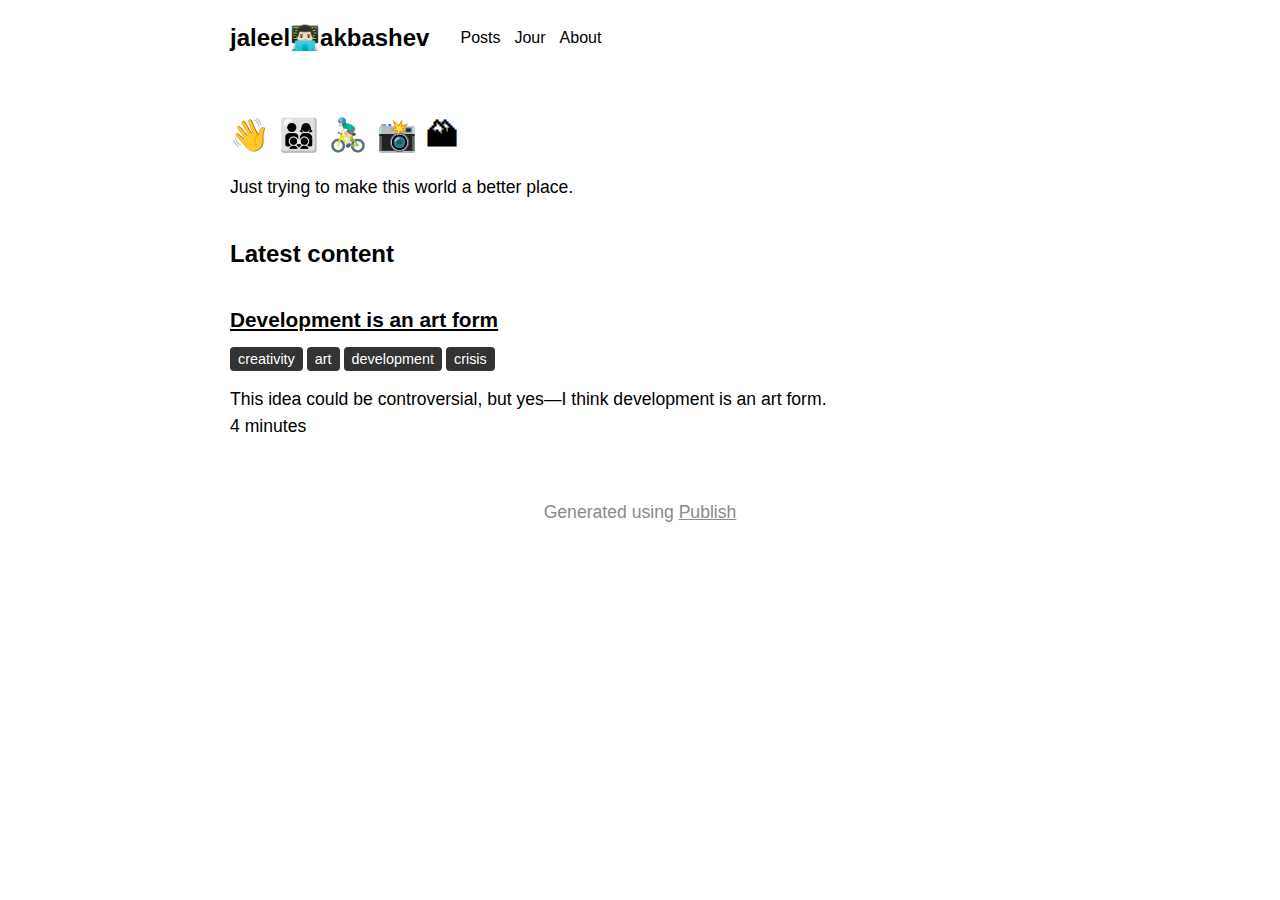
<file: index.html>
<!DOCTYPE html><html lang="en"><head><meta charset="UTF-8"/><meta name="og:site_name" content="jaleel👨🏻‍💻akbashev"/><link rel="canonical" href="https://akbashev.github.io"/><meta name="twitter:url" content="https://akbashev.github.io"/><meta name="og:url" content="https://akbashev.github.io"/><title>👋 👨‍👩‍👦‍👦 🚴🏻‍♂️ 📸 🏔 | jaleel👨🏻‍💻akbashev</title><meta name="twitter:title" content="👋 👨‍👩‍👦‍👦 🚴🏻‍♂️ 📸 🏔 | jaleel👨🏻‍💻akbashev"/><meta name="og:title" content="👋 👨‍👩‍👦‍👦 🚴🏻‍♂️ 📸 🏔 | jaleel👨🏻‍💻akbashev"/><meta name="description" content="Just trying to make this world a better place."/><meta name="twitter:description" content="Just trying to make this world a better place."/><meta name="og:description" content="Just trying to make this world a better place."/><meta name="twitter:card" content="summary"/><link rel="stylesheet" href="/styles.css" type="text/css"/><meta name="viewport" content="width=device-width, initial-scale=1.0"/><link rel="shortcut icon" href="/images/favicon.png" type="image/png"/><link rel="alternate" href="/feed.rss" type="application/rss+xml" title="Subscribe to jaleel👨🏻‍💻akbashev"/><meta name="theme-color" content="#ffffff" media="(prefers-color-scheme: light)"/><meta name="theme-color" content="#000000" media="(prefers-color-scheme: dark)"/></head><body><header><div class="wrapper"><a class="site-name" href="/">jaleel👨🏻‍💻akbashev</a><nav><ul><li><a href="/posts">Posts</a></li><li><a href="/jour">Jour</a></li><li><a href="/about">About</a></li></ul></nav></div></header><div class="wrapper"><h1>👋 👨‍👩‍👦‍👦 🚴🏻‍♂️ 📸 🏔</h1><p class="description">Just trying to make this world a better place.</p><h2>Latest content</h2><ul class="item-list"><li><article><h1><a href="/posts/development-is-an-art-form">Development is an art form</a></h1><ul class="tag-list"><li><a href="/tags/creativity">creativity</a></li><li><a href="/tags/art">art</a></li><li><a href="/tags/development">development</a></li><li><a href="/tags/crisis">crisis</a></li></ul><p>This idea could be controversial, but yes—I think development is an art form.</p><p>4 minutes</p></article></li></ul></div><footer><p>Generated using <a href="https://github.com/johnsundell/publish">Publish</a></p></footer></body></html>
</file>
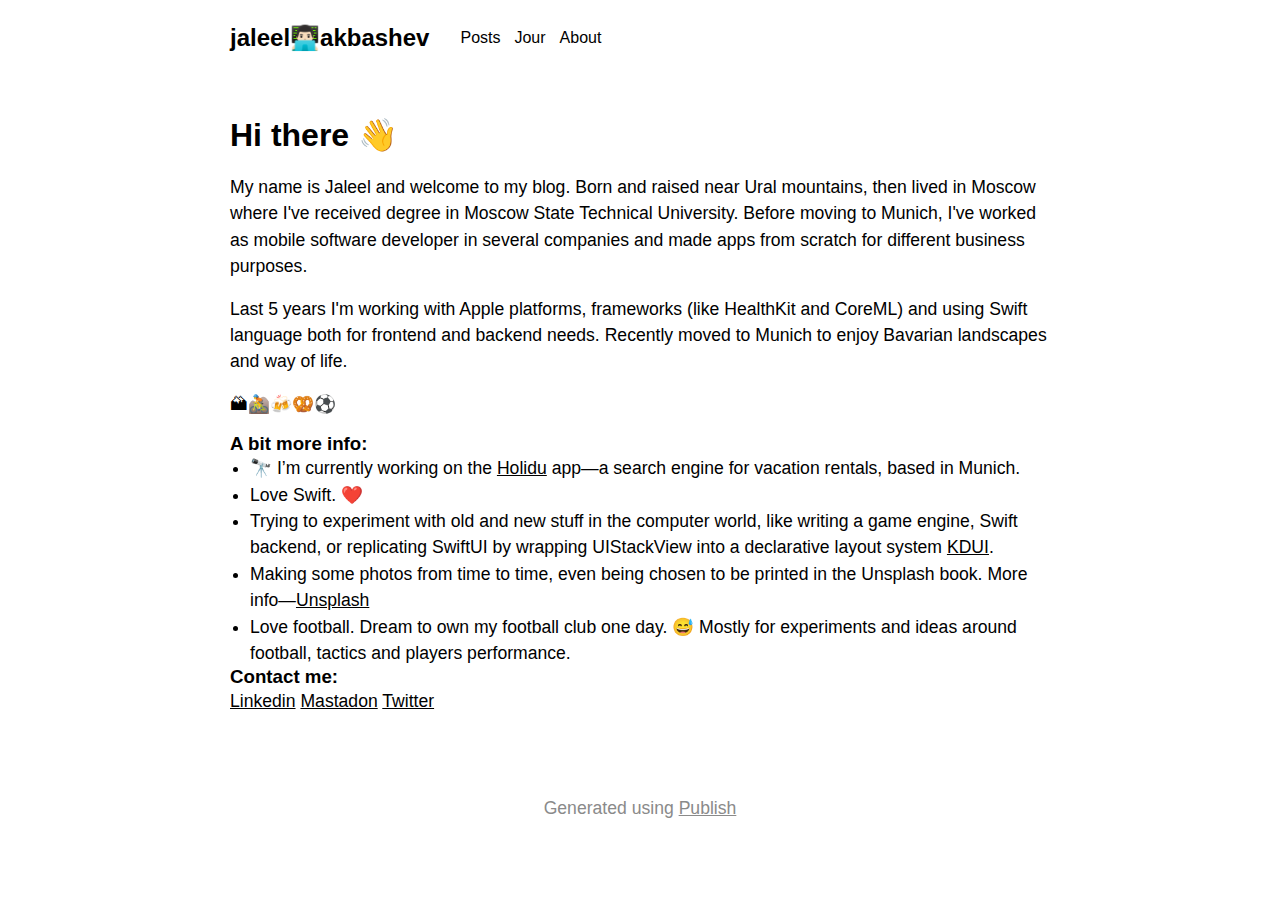
<file: about/index.html>
<!DOCTYPE html><html lang="en"><head><meta charset="UTF-8"/><meta name="og:site_name" content="jaleel👨🏻‍💻akbashev"/><link rel="canonical" href="https://akbashev.github.io/about"/><meta name="twitter:url" content="https://akbashev.github.io/about"/><meta name="og:url" content="https://akbashev.github.io/about"/><title>Hi there 👋 | jaleel👨🏻‍💻akbashev</title><meta name="twitter:title" content="Hi there 👋 | jaleel👨🏻‍💻akbashev"/><meta name="og:title" content="Hi there 👋 | jaleel👨🏻‍💻akbashev"/><meta name="description" content="Just trying to make this world a better place."/><meta name="twitter:description" content="Just trying to make this world a better place."/><meta name="og:description" content="Just trying to make this world a better place."/><meta name="twitter:card" content="summary"/><link rel="stylesheet" href="/styles.css" type="text/css"/><meta name="viewport" content="width=device-width, initial-scale=1.0"/><link rel="shortcut icon" href="/images/favicon.png" type="image/png"/><link rel="alternate" href="/feed.rss" type="application/rss+xml" title="Subscribe to jaleel👨🏻‍💻akbashev"/><meta name="theme-color" content="#ffffff" media="(prefers-color-scheme: light)"/><meta name="theme-color" content="#000000" media="(prefers-color-scheme: dark)"/></head><body><header><div class="wrapper"><a class="site-name" href="/">jaleel👨🏻‍💻akbashev</a><nav><ul><li><a href="/posts">Posts</a></li><li><a href="/jour">Jour</a></li><li><a href="/about">About</a></li></ul></nav></div></header><div class="wrapper"><div class="content"><h1>Hi there 👋</h1><p>My name is Jaleel and welcome to my blog. Born and raised near Ural mountains, then lived in Moscow where I've received degree in Moscow State Technical University. Before moving to Munich, I've worked as mobile software developer in several companies and made apps from scratch for different business purposes.</p><p>Last 5 years I'm working with Apple platforms, frameworks (like HealthKit and CoreML) and using Swift language both for frontend and backend needs. Recently moved to Munich to enjoy Bavarian landscapes and way of life.</p><p>🏔🚵🍻🥨⚽️</p><h3>A bit more info:</h3><ul><li>🔭 I’m currently working on the <a href="https://www.holidu.de">Holidu</a> app—a search engine for vacation rentals, based in Munich.</li><li>Love Swift. ❤️</li><li>Trying to experiment with old and new stuff in the computer world, like writing a game engine, Swift backend, or replicating SwiftUI by wrapping UIStackView into a declarative layout system <a href="https://github.com/akbashev/KindaDeclarativeUI">KDUI</a>.</li><li>Making some photos from time to time, even being chosen to be printed in the Unsplash book. More info—<a href="https://unsplash.com/@jaleel_akbash">Unsplash</a></li><li>Love football. Dream to own my football club one day. 😅 Mostly for experiments and ideas around football, tactics and players performance.</li></ul><h3>Contact me:</h3><p><a href="https://www.linkedin.com/in/jaleelakbashev/">Linkedin</a> <a href="https://mastodon.social/@akbashev">Mastadon</a> <a href="https://twitter.com/jaleel_akbashev">Twitter</a></p></div></div><footer><p>Generated using <a href="https://github.com/johnsundell/publish">Publish</a></p></footer></body></html>
</file>
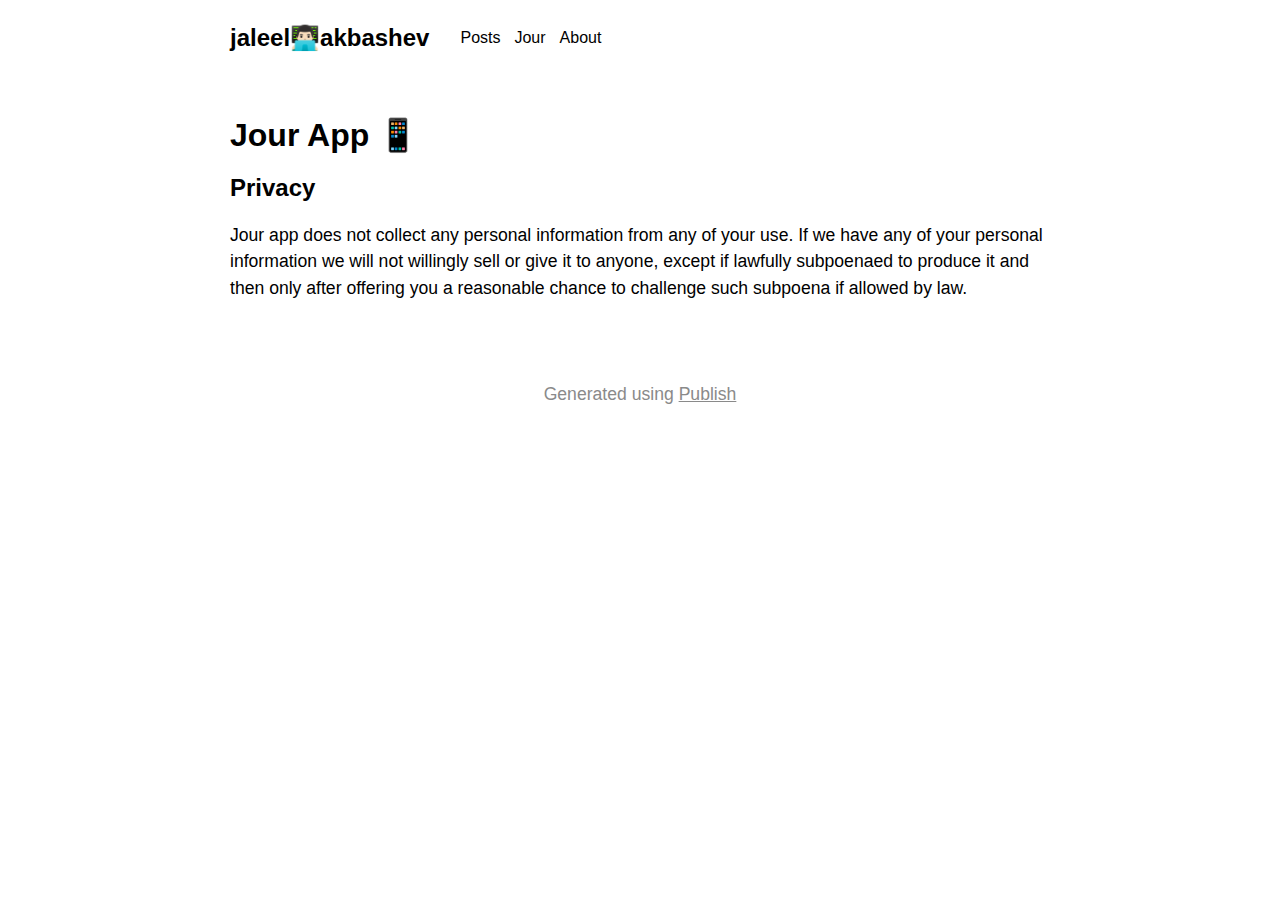
<file: jour/index.html>
<!DOCTYPE html><html lang="en"><head><meta charset="UTF-8"/><meta name="og:site_name" content="jaleel👨🏻‍💻akbashev"/><link rel="canonical" href="https://akbashev.github.io/jour"/><meta name="twitter:url" content="https://akbashev.github.io/jour"/><meta name="og:url" content="https://akbashev.github.io/jour"/><title>Jour App 📱 | jaleel👨🏻‍💻akbashev</title><meta name="twitter:title" content="Jour App 📱 | jaleel👨🏻‍💻akbashev"/><meta name="og:title" content="Jour App 📱 | jaleel👨🏻‍💻akbashev"/><meta name="description" content="Just trying to make this world a better place."/><meta name="twitter:description" content="Just trying to make this world a better place."/><meta name="og:description" content="Just trying to make this world a better place."/><meta name="twitter:card" content="summary"/><link rel="stylesheet" href="/styles.css" type="text/css"/><meta name="viewport" content="width=device-width, initial-scale=1.0"/><link rel="shortcut icon" href="/images/favicon.png" type="image/png"/><link rel="alternate" href="/feed.rss" type="application/rss+xml" title="Subscribe to jaleel👨🏻‍💻akbashev"/><meta name="theme-color" content="#ffffff" media="(prefers-color-scheme: light)"/><meta name="theme-color" content="#000000" media="(prefers-color-scheme: dark)"/></head><body><header><div class="wrapper"><a class="site-name" href="/">jaleel👨🏻‍💻akbashev</a><nav><ul><li><a href="/posts">Posts</a></li><li><a href="/jour">Jour</a></li><li><a href="/about">About</a></li></ul></nav></div></header><div class="wrapper"><div class="content"><h1>Jour App 📱</h1><h2>Privacy</h2><p>Jour app does not collect any personal information from any of your use. If we have any of your personal information we will not willingly sell or give it to anyone, except if lawfully subpoenaed to produce it and then only after offering you a reasonable chance to challenge such subpoena if allowed by law.</p></div></div><footer><p>Generated using <a href="https://github.com/johnsundell/publish">Publish</a></p></footer></body></html>
</file>
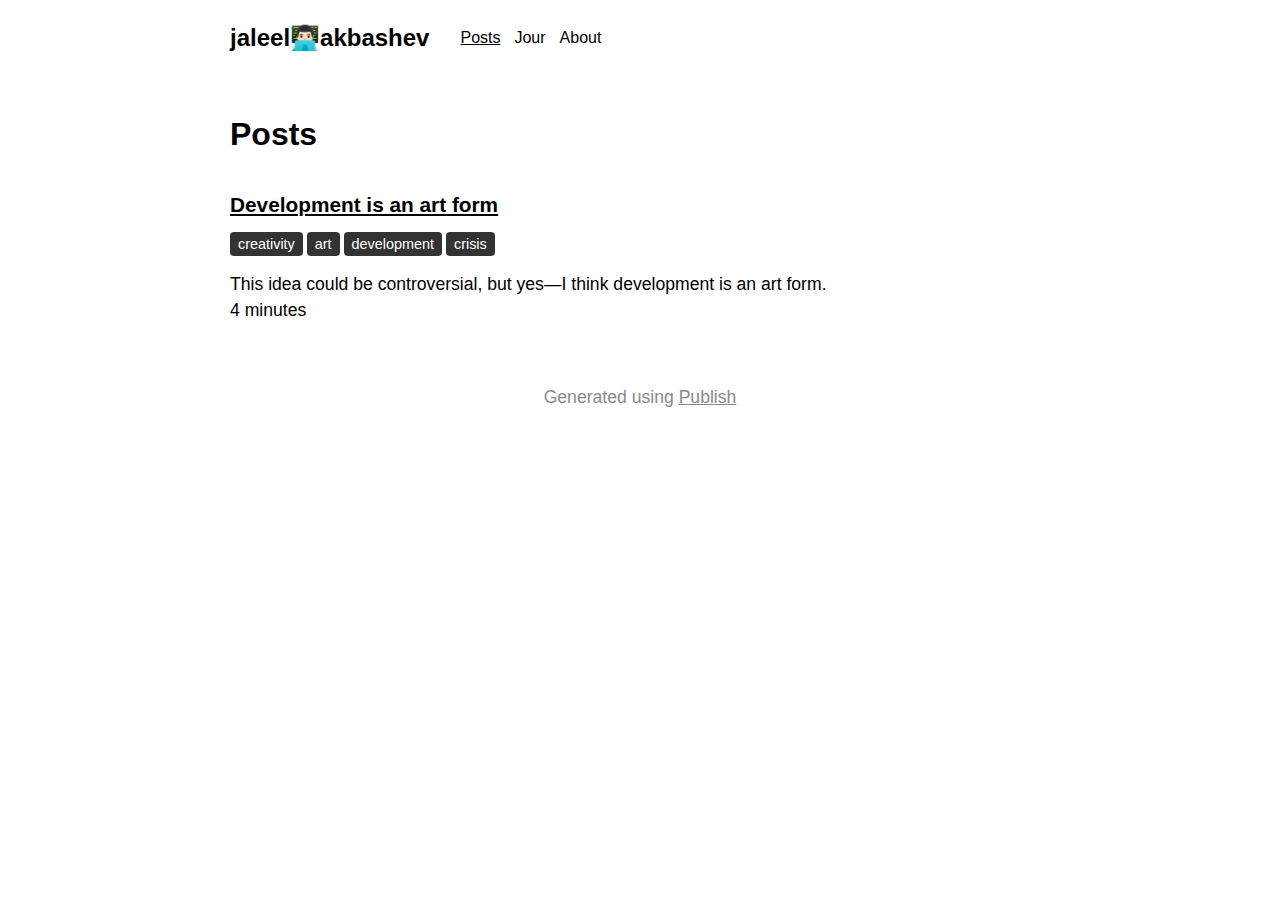
<file: posts/index.html>
<!DOCTYPE html><html lang="en"><head><meta charset="UTF-8"/><meta name="og:site_name" content="jaleel👨🏻‍💻akbashev"/><link rel="canonical" href="https://akbashev.github.io/posts"/><meta name="twitter:url" content="https://akbashev.github.io/posts"/><meta name="og:url" content="https://akbashev.github.io/posts"/><title>Posts | jaleel👨🏻‍💻akbashev</title><meta name="twitter:title" content="Posts | jaleel👨🏻‍💻akbashev"/><meta name="og:title" content="Posts | jaleel👨🏻‍💻akbashev"/><meta name="description" content="Just trying to make this world a better place."/><meta name="twitter:description" content="Just trying to make this world a better place."/><meta name="og:description" content="Just trying to make this world a better place."/><meta name="twitter:card" content="summary"/><link rel="stylesheet" href="/styles.css" type="text/css"/><meta name="viewport" content="width=device-width, initial-scale=1.0"/><link rel="shortcut icon" href="/images/favicon.png" type="image/png"/><link rel="alternate" href="/feed.rss" type="application/rss+xml" title="Subscribe to jaleel👨🏻‍💻akbashev"/><meta name="theme-color" content="#ffffff" media="(prefers-color-scheme: light)"/><meta name="theme-color" content="#000000" media="(prefers-color-scheme: dark)"/></head><body><header><div class="wrapper"><a class="site-name" href="/">jaleel👨🏻‍💻akbashev</a><nav><ul><li><a class="selected" href="/posts">Posts</a></li><li><a href="/jour">Jour</a></li><li><a href="/about">About</a></li></ul></nav></div></header><div class="wrapper"><h1>Posts</h1><ul class="item-list"><li><article><h1><a href="/posts/development-is-an-art-form">Development is an art form</a></h1><ul class="tag-list"><li><a href="/tags/creativity">creativity</a></li><li><a href="/tags/art">art</a></li><li><a href="/tags/development">development</a></li><li><a href="/tags/crisis">crisis</a></li></ul><p>This idea could be controversial, but yes—I think development is an art form.</p><p>4 minutes</p></article></li></ul></div><footer><p>Generated using <a href="https://github.com/johnsundell/publish">Publish</a></p></footer></body></html>
</file>
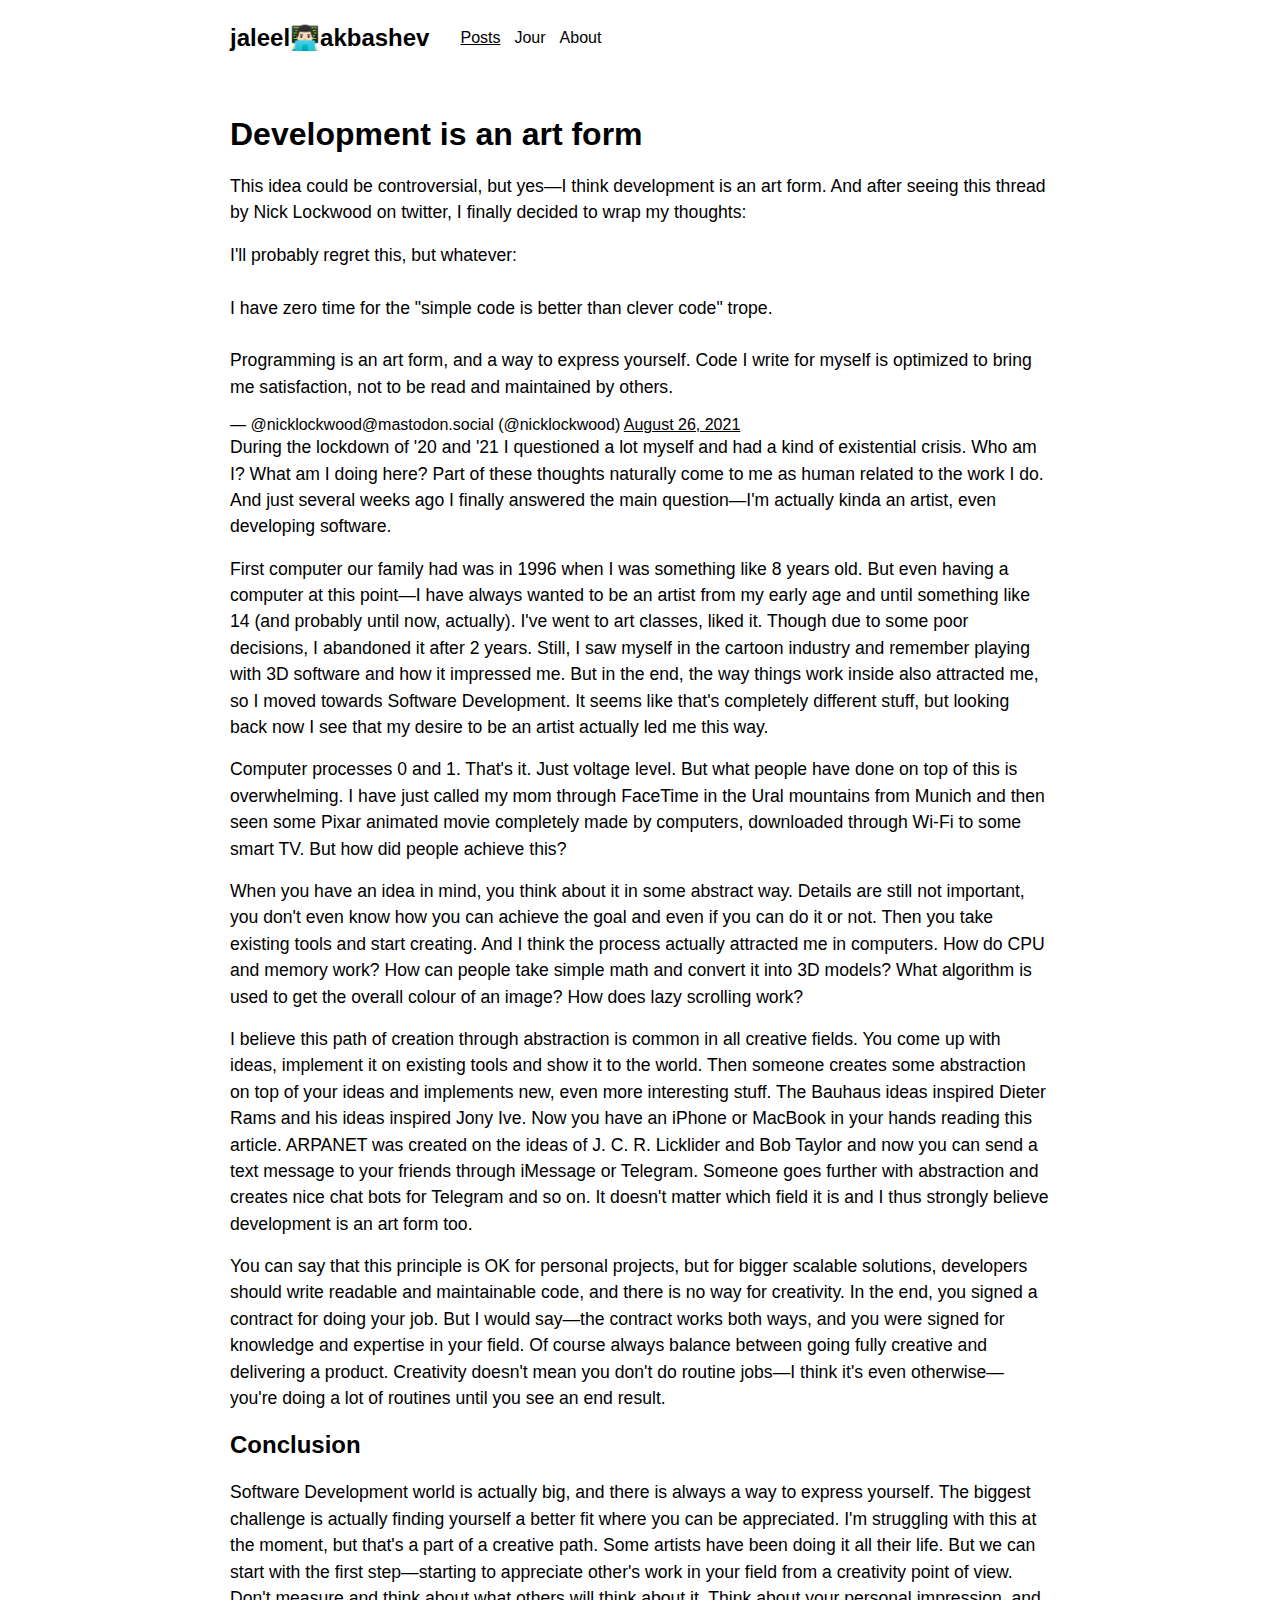
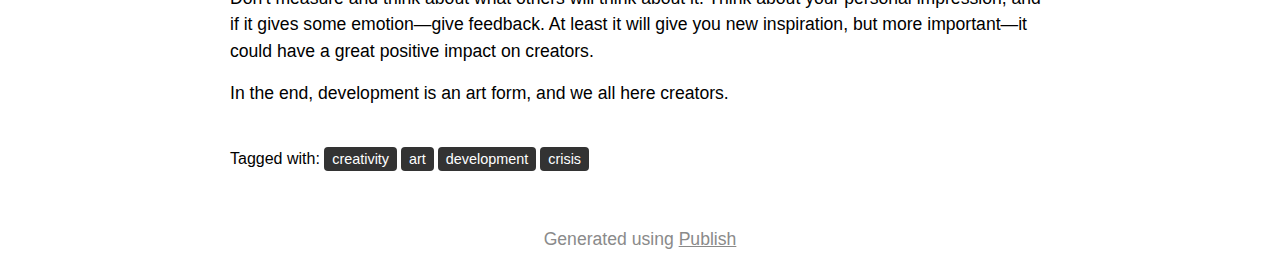
<file: posts/development-is-an-art-form/index.html>
<!DOCTYPE html><html lang="en"><head><meta charset="UTF-8"/><meta name="og:site_name" content="jaleel👨🏻‍💻akbashev"/><link rel="canonical" href="https://akbashev.github.io/posts/development-is-an-art-form"/><meta name="twitter:url" content="https://akbashev.github.io/posts/development-is-an-art-form"/><meta name="og:url" content="https://akbashev.github.io/posts/development-is-an-art-form"/><title>Development is an art form | jaleel👨🏻‍💻akbashev</title><meta name="twitter:title" content="Development is an art form | jaleel👨🏻‍💻akbashev"/><meta name="og:title" content="Development is an art form | jaleel👨🏻‍💻akbashev"/><meta name="description" content="This idea could be controversial, but yes—I think development is an art form."/><meta name="twitter:description" content="This idea could be controversial, but yes—I think development is an art form."/><meta name="og:description" content="This idea could be controversial, but yes—I think development is an art form."/><meta name="twitter:card" content="summary"/><link rel="stylesheet" href="/styles.css" type="text/css"/><meta name="viewport" content="width=device-width, initial-scale=1.0"/><link rel="shortcut icon" href="/images/favicon.png" type="image/png"/><link rel="alternate" href="/feed.rss" type="application/rss+xml" title="Subscribe to jaleel👨🏻‍💻akbashev"/><meta name="theme-color" content="#ffffff" media="(prefers-color-scheme: light)"/><meta name="theme-color" content="#000000" media="(prefers-color-scheme: dark)"/></head><body class="item-page"><header><div class="wrapper"><a class="site-name" href="/">jaleel👨🏻‍💻akbashev</a><nav><ul><li><a class="selected" href="/posts">Posts</a></li><li><a href="/jour">Jour</a></li><li><a href="/about">About</a></li></ul></nav></div></header><div class="wrapper"><article><div class="content"><h1>Development is an art form</h1><p>This idea could be controversial, but yes—I think development is an art form. And after seeing this thread by Nick Lockwood on twitter, I finally decided to wrap my thoughts:
</p><blockquote class="twitter-tweet"><p lang="en" dir="ltr">I&#39;ll probably regret this, but whatever:<br><br>I have zero time for the &quot;simple code is better than clever code&quot; trope.<br><br>Programming is an art form, and a way to express yourself. Code I write for myself is optimized to bring me satisfaction, not to be read and maintained by others.</p>&mdash; @nicklockwood@mastodon.social (@nicklockwood) <a href="https://twitter.com/nicklockwood/status/1430818747770621955?ref_src=twsrc%5Etfw">August 26, 2021</a></blockquote>
<script async src="https://platform.twitter.com/widgets.js" charset="utf-8"></script>
<p>During the lockdown of '20 and '21 I questioned a lot myself and had a kind of existential crisis. Who am I? What am I doing here? Part of these thoughts naturally come to me as human related to the work I do. And just several weeks ago I finally answered the main question—I'm actually kinda an artist, even developing software.
</p><p>First computer our family had was in 1996 when I was something like 8 years old. But even having a computer at this point—I have always wanted to be an artist from my early age and until something like 14 (and probably until now, actually). I've went to art classes, liked it. Though due to some poor decisions, I abandoned it after 2 years. Still, I saw myself in the cartoon industry and remember playing with 3D software and how it impressed me. But in the end, the way things work inside also attracted me, so I moved towards Software Development. It seems like that's completely different stuff, but looking back now I see that my desire to be an artist actually led me this way.
</p><p>Computer processes 0 and 1. That's it. Just voltage level. But what people have done on top of this is overwhelming. I have just called my mom through FaceTime in the Ural mountains from Munich and then seen some Pixar animated movie completely made by computers, downloaded through Wi-Fi to some smart TV. But how did people achieve this?
</p><p>When you have an idea in mind, you think about it in some abstract way. Details are still not important, you don't even know how you can achieve the goal and even if you can do it or not. Then you take existing tools and start creating. And I think the process actually attracted me in computers. How do CPU and memory work? How can people take simple math and convert it into 3D models? What algorithm is used to get the overall colour of an image? How does lazy scrolling work?
</p><p>I believe this path of creation through abstraction is common in all creative fields. You come up with ideas, implement it on existing tools and show it to the world. Then someone creates some abstraction on top of your ideas and implements new, even more interesting stuff. The Bauhaus ideas inspired Dieter Rams and his ideas inspired Jony Ive. Now you have an iPhone or MacBook in your hands reading this article. ARPANET was created on the ideas of J. C. R. Licklider and Bob Taylor and now you can send a text message to your friends through iMessage or Telegram. Someone goes further with abstraction and creates nice chat bots for Telegram and so on. It doesn't matter which field it is and I thus strongly believe development is an art form too.
</p><p>You can say that this principle is OK for personal projects, but for bigger scalable solutions, developers should write readable and maintainable code, and there is no way for creativity. In the end, you signed a contract for doing your job. But I would say—the contract works both ways, and you were signed for knowledge and expertise in your field. Of course always balance between going fully creative and delivering a product. Creativity doesn't mean you don't do routine jobs—I think it's even otherwise—you're doing a lot of routines until you see an end result. 
</p><h2>Conclusion
</h2><p>Software Development world is actually big, and there is always a way to express yourself. The biggest challenge is actually finding yourself a better fit where you can be appreciated. I'm struggling with this at the moment, but that's a part of a creative path. Some artists have been doing it all their life. But we can start with the first step—starting to appreciate other's work in your field from a creativity point of view. Don't measure and think about what others will think about it. Think about your personal impression, and if it gives some emotion—give feedback. At least it will give you new inspiration, but more important—it could have a great positive impact on creators.
</p><p>In the end, development is an art form, and we all here creators.
</p></div><span>Tagged with: </span><ul class="tag-list"><li><a href="/tags/creativity">creativity</a></li><li><a href="/tags/art">art</a></li><li><a href="/tags/development">development</a></li><li><a href="/tags/crisis">crisis</a></li></ul></article></div><footer><p>Generated using <a href="https://github.com/johnsundell/publish">Publish</a></p></footer></body></html>
</file>
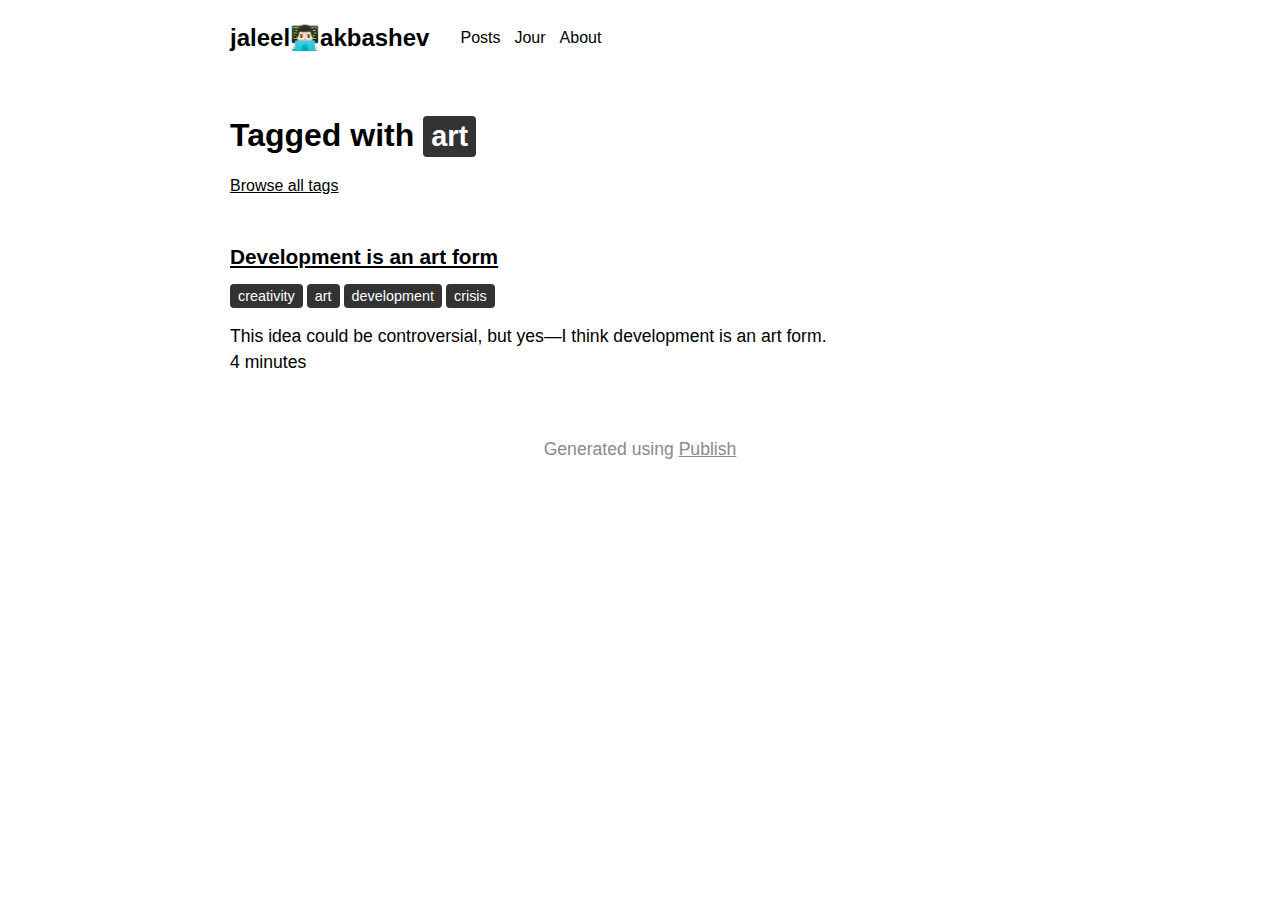
<file: tags/art/index.html>
<!DOCTYPE html><html lang="en"><head><meta charset="UTF-8"/><meta name="og:site_name" content="jaleel👨🏻‍💻akbashev"/><link rel="canonical" href="https://akbashev.github.io/tags/art"/><meta name="twitter:url" content="https://akbashev.github.io/tags/art"/><meta name="og:url" content="https://akbashev.github.io/tags/art"/><title>jaleel👨🏻‍💻akbashev</title><meta name="twitter:title" content="jaleel👨🏻‍💻akbashev"/><meta name="og:title" content="jaleel👨🏻‍💻akbashev"/><meta name="description" content="Just trying to make this world a better place."/><meta name="twitter:description" content="Just trying to make this world a better place."/><meta name="og:description" content="Just trying to make this world a better place."/><meta name="twitter:card" content="summary"/><link rel="stylesheet" href="/styles.css" type="text/css"/><meta name="viewport" content="width=device-width, initial-scale=1.0"/><link rel="shortcut icon" href="/images/favicon.png" type="image/png"/><link rel="alternate" href="/feed.rss" type="application/rss+xml" title="Subscribe to jaleel👨🏻‍💻akbashev"/><meta name="theme-color" content="#ffffff" media="(prefers-color-scheme: light)"/><meta name="theme-color" content="#000000" media="(prefers-color-scheme: dark)"/></head><body><header><div class="wrapper"><a class="site-name" href="/">jaleel👨🏻‍💻akbashev</a><nav><ul><li><a href="/posts">Posts</a></li><li><a href="/jour">Jour</a></li><li><a href="/about">About</a></li></ul></nav></div></header><div class="wrapper"><h1>Tagged with <span class="tag">art</span></h1><a class="browse-all" href="/tags">Browse all tags</a><ul class="item-list"><li><article><h1><a href="/posts/development-is-an-art-form">Development is an art form</a></h1><ul class="tag-list"><li><a href="/tags/creativity">creativity</a></li><li><a href="/tags/art">art</a></li><li><a href="/tags/development">development</a></li><li><a href="/tags/crisis">crisis</a></li></ul><p>This idea could be controversial, but yes—I think development is an art form.</p><p>4 minutes</p></article></li></ul></div><footer><p>Generated using <a href="https://github.com/johnsundell/publish">Publish</a></p></footer></body></html>
</file>
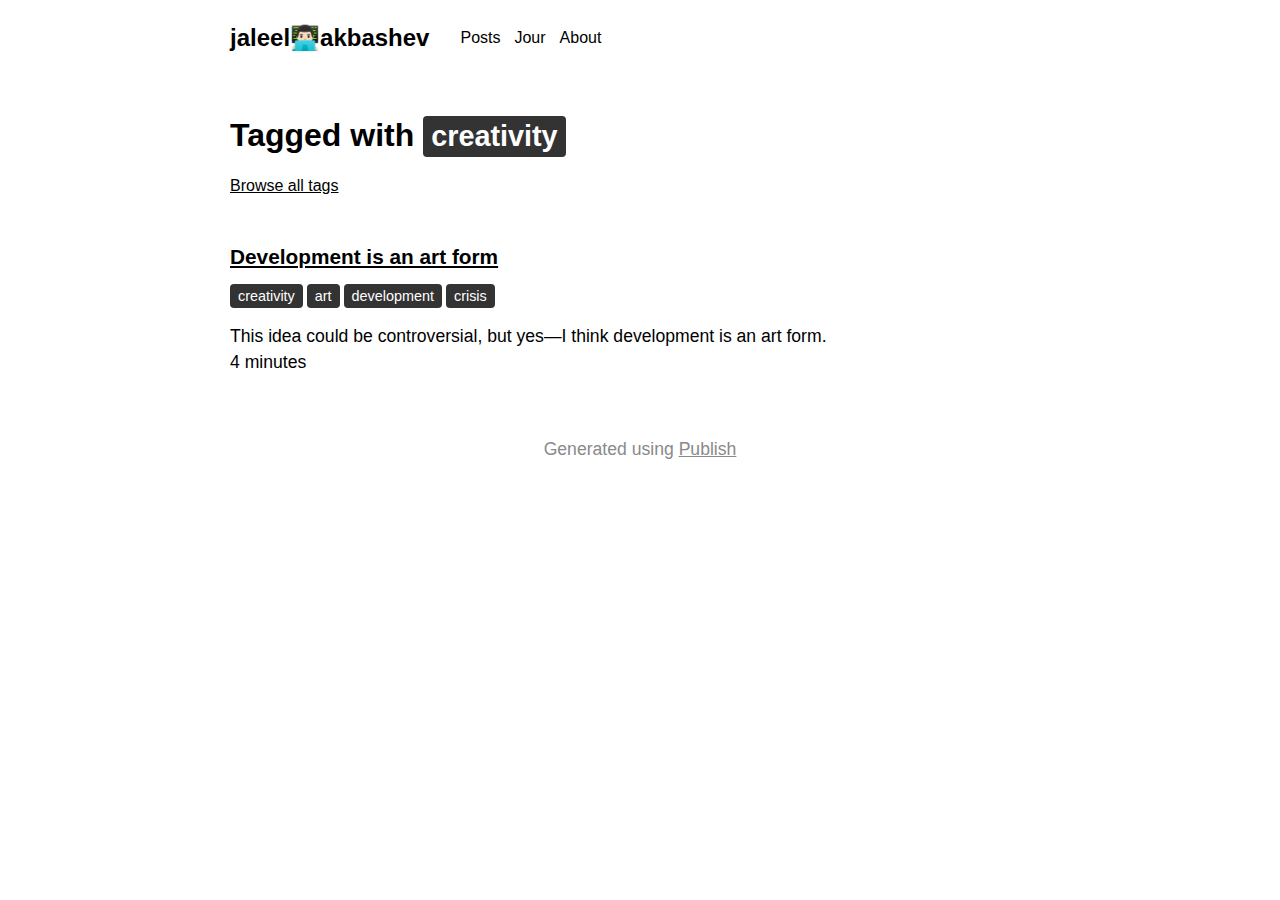
<file: tags/creativity/index.html>
<!DOCTYPE html><html lang="en"><head><meta charset="UTF-8"/><meta name="og:site_name" content="jaleel👨🏻‍💻akbashev"/><link rel="canonical" href="https://akbashev.github.io/tags/creativity"/><meta name="twitter:url" content="https://akbashev.github.io/tags/creativity"/><meta name="og:url" content="https://akbashev.github.io/tags/creativity"/><title>jaleel👨🏻‍💻akbashev</title><meta name="twitter:title" content="jaleel👨🏻‍💻akbashev"/><meta name="og:title" content="jaleel👨🏻‍💻akbashev"/><meta name="description" content="Just trying to make this world a better place."/><meta name="twitter:description" content="Just trying to make this world a better place."/><meta name="og:description" content="Just trying to make this world a better place."/><meta name="twitter:card" content="summary"/><link rel="stylesheet" href="/styles.css" type="text/css"/><meta name="viewport" content="width=device-width, initial-scale=1.0"/><link rel="shortcut icon" href="/images/favicon.png" type="image/png"/><link rel="alternate" href="/feed.rss" type="application/rss+xml" title="Subscribe to jaleel👨🏻‍💻akbashev"/><meta name="theme-color" content="#ffffff" media="(prefers-color-scheme: light)"/><meta name="theme-color" content="#000000" media="(prefers-color-scheme: dark)"/></head><body><header><div class="wrapper"><a class="site-name" href="/">jaleel👨🏻‍💻akbashev</a><nav><ul><li><a href="/posts">Posts</a></li><li><a href="/jour">Jour</a></li><li><a href="/about">About</a></li></ul></nav></div></header><div class="wrapper"><h1>Tagged with <span class="tag">creativity</span></h1><a class="browse-all" href="/tags">Browse all tags</a><ul class="item-list"><li><article><h1><a href="/posts/development-is-an-art-form">Development is an art form</a></h1><ul class="tag-list"><li><a href="/tags/creativity">creativity</a></li><li><a href="/tags/art">art</a></li><li><a href="/tags/development">development</a></li><li><a href="/tags/crisis">crisis</a></li></ul><p>This idea could be controversial, but yes—I think development is an art form.</p><p>4 minutes</p></article></li></ul></div><footer><p>Generated using <a href="https://github.com/johnsundell/publish">Publish</a></p></footer></body></html>
</file>
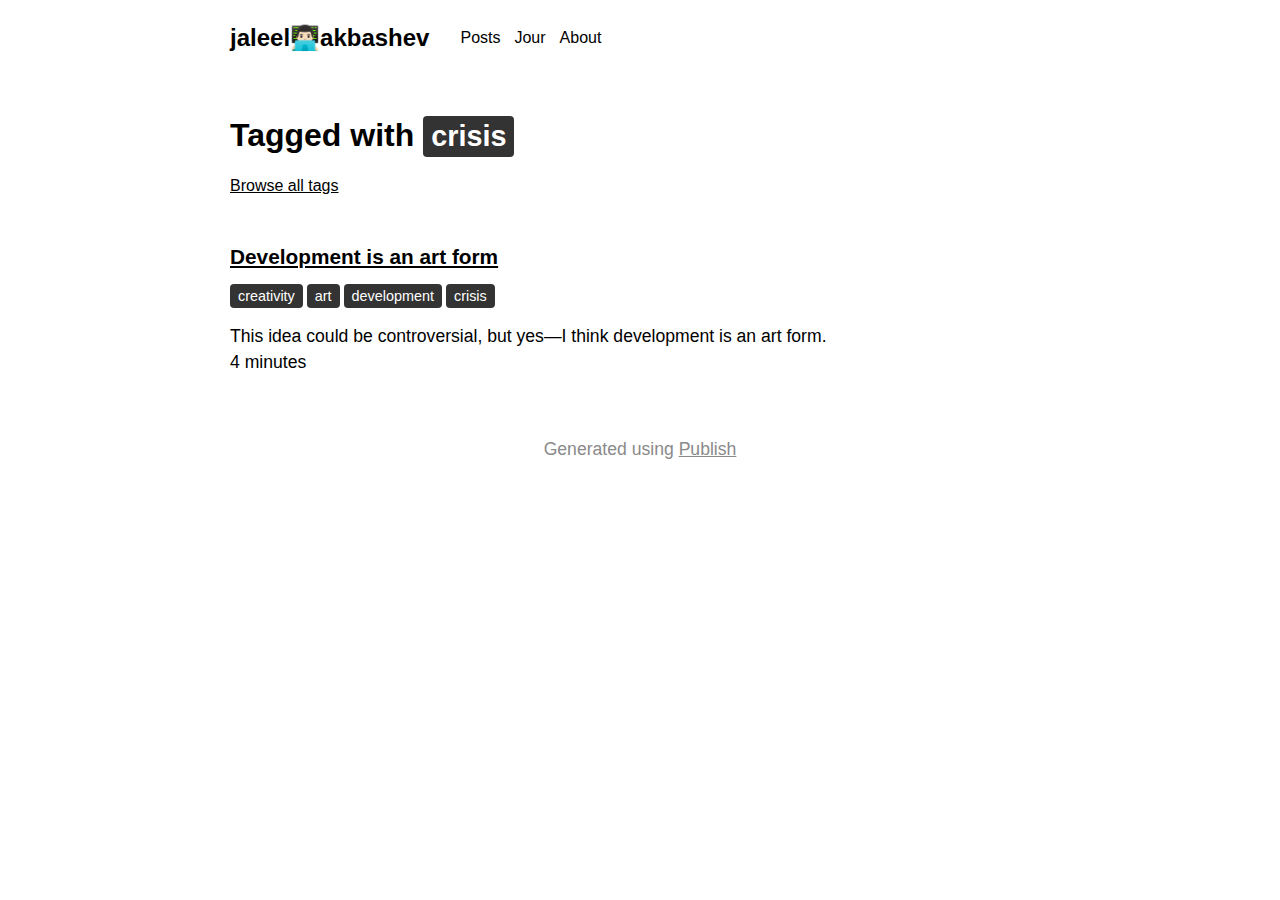
<file: tags/crisis/index.html>
<!DOCTYPE html><html lang="en"><head><meta charset="UTF-8"/><meta name="og:site_name" content="jaleel👨🏻‍💻akbashev"/><link rel="canonical" href="https://akbashev.github.io/tags/crisis"/><meta name="twitter:url" content="https://akbashev.github.io/tags/crisis"/><meta name="og:url" content="https://akbashev.github.io/tags/crisis"/><title>jaleel👨🏻‍💻akbashev</title><meta name="twitter:title" content="jaleel👨🏻‍💻akbashev"/><meta name="og:title" content="jaleel👨🏻‍💻akbashev"/><meta name="description" content="Just trying to make this world a better place."/><meta name="twitter:description" content="Just trying to make this world a better place."/><meta name="og:description" content="Just trying to make this world a better place."/><meta name="twitter:card" content="summary"/><link rel="stylesheet" href="/styles.css" type="text/css"/><meta name="viewport" content="width=device-width, initial-scale=1.0"/><link rel="shortcut icon" href="/images/favicon.png" type="image/png"/><link rel="alternate" href="/feed.rss" type="application/rss+xml" title="Subscribe to jaleel👨🏻‍💻akbashev"/><meta name="theme-color" content="#ffffff" media="(prefers-color-scheme: light)"/><meta name="theme-color" content="#000000" media="(prefers-color-scheme: dark)"/></head><body><header><div class="wrapper"><a class="site-name" href="/">jaleel👨🏻‍💻akbashev</a><nav><ul><li><a href="/posts">Posts</a></li><li><a href="/jour">Jour</a></li><li><a href="/about">About</a></li></ul></nav></div></header><div class="wrapper"><h1>Tagged with <span class="tag">crisis</span></h1><a class="browse-all" href="/tags">Browse all tags</a><ul class="item-list"><li><article><h1><a href="/posts/development-is-an-art-form">Development is an art form</a></h1><ul class="tag-list"><li><a href="/tags/creativity">creativity</a></li><li><a href="/tags/art">art</a></li><li><a href="/tags/development">development</a></li><li><a href="/tags/crisis">crisis</a></li></ul><p>This idea could be controversial, but yes—I think development is an art form.</p><p>4 minutes</p></article></li></ul></div><footer><p>Generated using <a href="https://github.com/johnsundell/publish">Publish</a></p></footer></body></html>
</file>
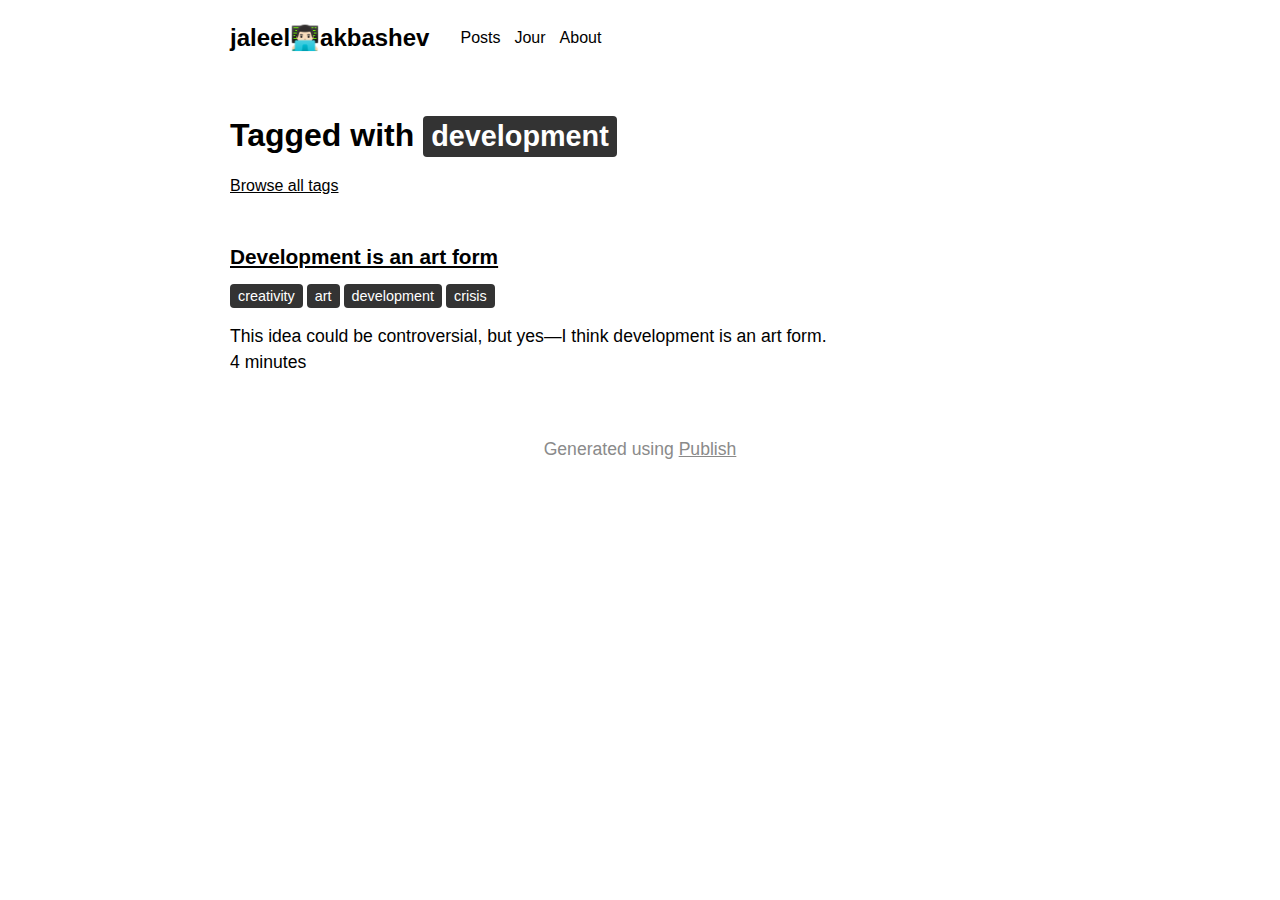
<file: tags/development/index.html>
<!DOCTYPE html><html lang="en"><head><meta charset="UTF-8"/><meta name="og:site_name" content="jaleel👨🏻‍💻akbashev"/><link rel="canonical" href="https://akbashev.github.io/tags/development"/><meta name="twitter:url" content="https://akbashev.github.io/tags/development"/><meta name="og:url" content="https://akbashev.github.io/tags/development"/><title>jaleel👨🏻‍💻akbashev</title><meta name="twitter:title" content="jaleel👨🏻‍💻akbashev"/><meta name="og:title" content="jaleel👨🏻‍💻akbashev"/><meta name="description" content="Just trying to make this world a better place."/><meta name="twitter:description" content="Just trying to make this world a better place."/><meta name="og:description" content="Just trying to make this world a better place."/><meta name="twitter:card" content="summary"/><link rel="stylesheet" href="/styles.css" type="text/css"/><meta name="viewport" content="width=device-width, initial-scale=1.0"/><link rel="shortcut icon" href="/images/favicon.png" type="image/png"/><link rel="alternate" href="/feed.rss" type="application/rss+xml" title="Subscribe to jaleel👨🏻‍💻akbashev"/><meta name="theme-color" content="#ffffff" media="(prefers-color-scheme: light)"/><meta name="theme-color" content="#000000" media="(prefers-color-scheme: dark)"/></head><body><header><div class="wrapper"><a class="site-name" href="/">jaleel👨🏻‍💻akbashev</a><nav><ul><li><a href="/posts">Posts</a></li><li><a href="/jour">Jour</a></li><li><a href="/about">About</a></li></ul></nav></div></header><div class="wrapper"><h1>Tagged with <span class="tag">development</span></h1><a class="browse-all" href="/tags">Browse all tags</a><ul class="item-list"><li><article><h1><a href="/posts/development-is-an-art-form">Development is an art form</a></h1><ul class="tag-list"><li><a href="/tags/creativity">creativity</a></li><li><a href="/tags/art">art</a></li><li><a href="/tags/development">development</a></li><li><a href="/tags/crisis">crisis</a></li></ul><p>This idea could be controversial, but yes—I think development is an art form.</p><p>4 minutes</p></article></li></ul></div><footer><p>Generated using <a href="https://github.com/johnsundell/publish">Publish</a></p></footer></body></html>
</file>
<file: styles.css>
/**
*  Publish Foundation theme
*  Copyright (c) John Sundell 2019
*  MIT license, see LICENSE file for details
*/

* {
    margin: 0;
    padding: 0;
    box-sizing: border-box;
}

body {
    background: #fff;
    color: #000;
    font-family: -apple-system, BlinkMacSystemFont, Helvetica, Arial;
    text-align: left;
}

.wrapper {
    max-width: 900px;
    margin-left: auto;
    margin-right: auto;
    padding: 40px;
    text-align: left;
}

header {
    background-color: #fff;
}

header .wrapper {
    padding-top: 24px;
    padding-bottom: 24px;
    display: flex;
    align-items: center;
}

header a {
    text-decoration: none;
}

header .site-name {
    font-size: 1.5em;
    color: #000;
    font-weight: bold;
}

nav {
    margin-left: 24px;
}

nav li {
    display: inline-block;
    margin: 0 7px;
    line-height: 1.5em;
}

nav li a.selected {
    text-decoration: underline;
}

h1 {
    margin-bottom: 20px;
    font-size: 2em;
}

h2 {
    margin: 20px 0;
}

p {
    margin-bottom: 16px;
    font-size: 1.1em;
    line-height: 1.5;
}

a {
    color: inherit;
}

.description {
    margin-bottom: 40px;
}

.item-list > li {
    display: block;
    padding-top: 20px;
    padding-bottom: 20px;
    background-color: #fff;
    margin-bottom: 20px;
}

.item-list > li:last-child {
    margin-bottom: 0;
}

.item-list h1 {
    margin-bottom: 15px;
    font-size: 1.3em;
}

.item-list p {
    margin-bottom: 0;
    font-size: 1.1em;
    line-height: 1.5;
}

.tag-list {
    margin-bottom: 15px;
}

.tag-list li,
.tag {
    display: inline-block;
    background-color: #333;
    color: #fff;
    padding: 4px 8px;
    border-radius: 4px;
    margin-right: 4px;
    font-size: 0.9em;
}

.tag-list a,
.tag a {
    text-decoration: none;
}

.item-page .tag-list {
    display: inline-block;
}

.content {
    margin-bottom: 40px;
}

.content ul {
    font-size: 1.1em;
    line-height: 1.5em;
    padding-inline-start: 20px;
}

.browse-all {
    display: block;
    margin-bottom: 30px;
}

.all-tags li {
    font-size: 1.1em;
    margin-right: 10px;
    padding: 6px 10px;
}

footer {
    color: #8a8a8a;
    text-align: center;
}

@media (prefers-color-scheme: dark) {
    body {
        background-color: #000;
    }

    body,
    header .site-name {
        color: #ddd;
    }

    .item-list > li {
        background-color: #000;
    }

    header {
        background-color: #000;
    }
}

@media(max-width: 600px) {
    .wrapper {
        padding: 40px 20px;
    }
}

/**
 *  Example CSS file that can be used to style Splash HTML output
 *  Copyright (c) John Sundell 2018
 *  MIT license - see LICENSE.md
 */

pre {
    margin-bottom: 1.5em;
    background-color: #1a1a1a;
    padding: 16px 0;
    border-radius: 16px;
}

pre code {
    font-family: monospace;
    display: block;
    padding: 0 20px;
    color: #a9bcbc;
    line-height: 1.4em;
    font-size: 0.95em;
    overflow-x: auto;
    white-space: pre;
    -webkit-overflow-scrolling: touch;
}

pre code .keyword {
    color: #e73289;
}

pre code .type {
    color: #8281ca;
}

pre code .call {
    color: #348fe5;
}

pre code .property {
    color: #21ab9d;
}

pre code .number {
    color: #db6f57;
}

pre code .string {
    color: #fa641e;
}

pre code .comment {
    color: #6b8a94;
}

pre code .dotAccess {
    color: #92b300;
}

pre code .preprocessing {
    color: #b68a00;
}
</file>
